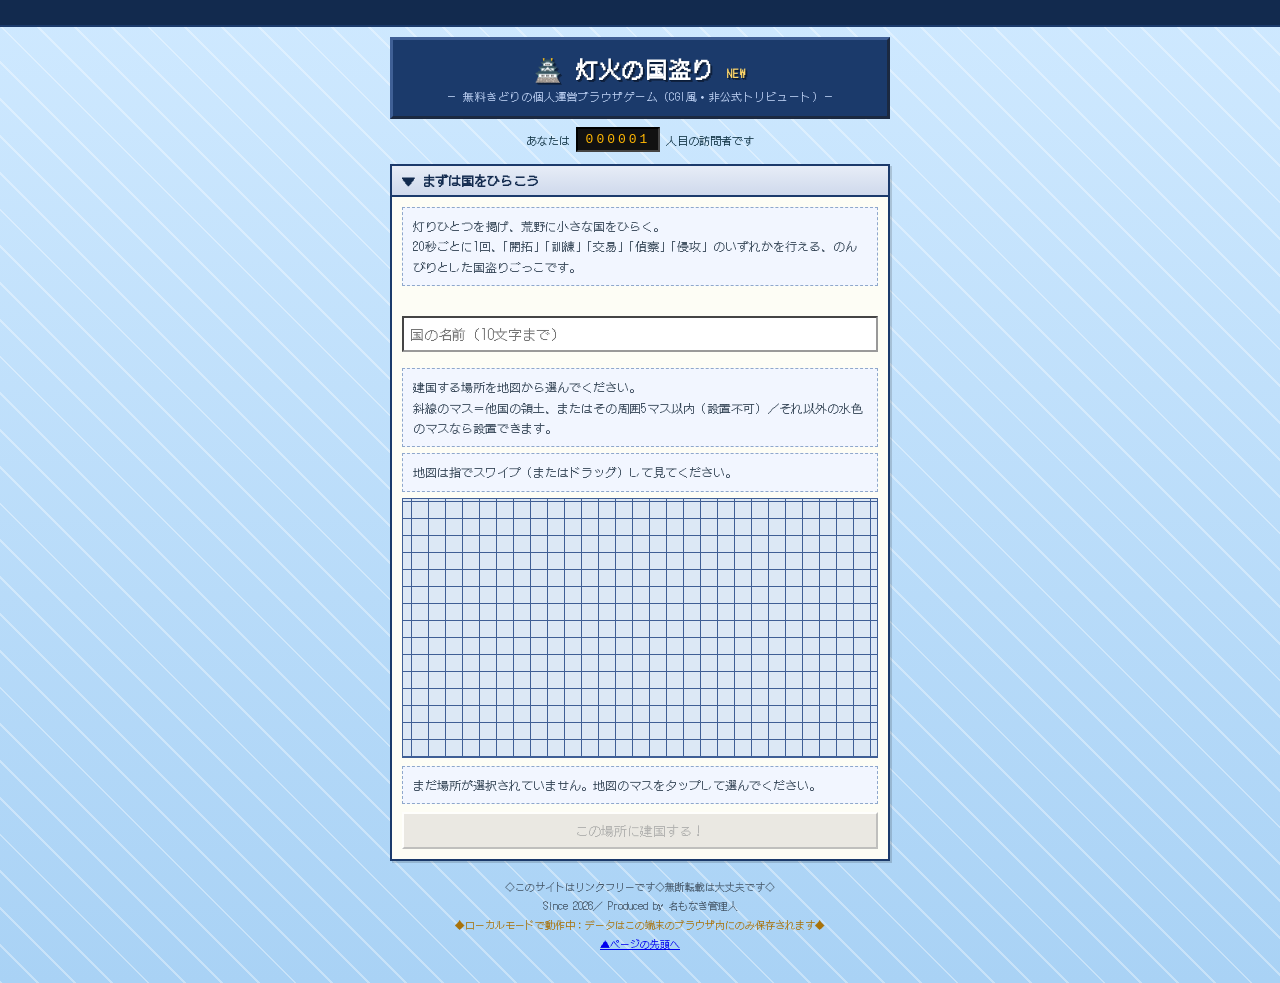
<file: ゲームふぉるだ/Index.html>
<!DOCTYPE html>
<html lang="ja">
<head>
<meta charset="UTF-8">
<meta name="viewport" content="width=device-width, initial-scale=1.0">
<title>灯火の国盗り ～ブラウザ国盗りCGI風～</title>
<!-- ドット絵風フォント「DotGothic16」。-->
<link rel="preconnect" href="https://fonts.googleapis.com">
<link href="https://fonts.googleapis.com/css2?family=DotGothic16&display=swap" rel="stylesheet">
<link rel="stylesheet" href="Style.css">
</head>
<body>

<div class="ticker"><span id="tickerText">◆本ゲームは1990～2000年代に流行した個人運営レンタルCGIゲームの雰囲気を再現した非公式オマージュです◆20秒ごとに1回行動できます◆サーバに負担をかけないよう、のんびり運営中◆</span></div>

<div class="wrap">
  <div class="titlebox">
    <h1>🏯 灯火の国盗り <span class="blink" style="font-size:11px;color:#ffd76b;">NEW</span></h1>
    <div class="sub">－ 無料きどりの個人運営ブラウザゲーム（CGI風・非公式トリビュート）－</div>
  </div>

  <div class="counter-row">
    あなたは <span class="lcd" id="visitorCount">------</span> 人目の訪問者です
  </div>

  <div id="app"><div class="loading">読み込み中…</div></div>

  <footer>
    ◇このサイトはリンクフリーです◇無断転載は大丈夫です◇<br>
    Since <span id="sinceYear">----</span>／ Produced by 名もなき管理人<br>
    <span id="localModeNote"></span>
    <a href="#" id="toTopLink">▲ページの先頭へ</a>
  </footer>
</div>

<script src="Script.js"></script>
</body>
</html>
</file>
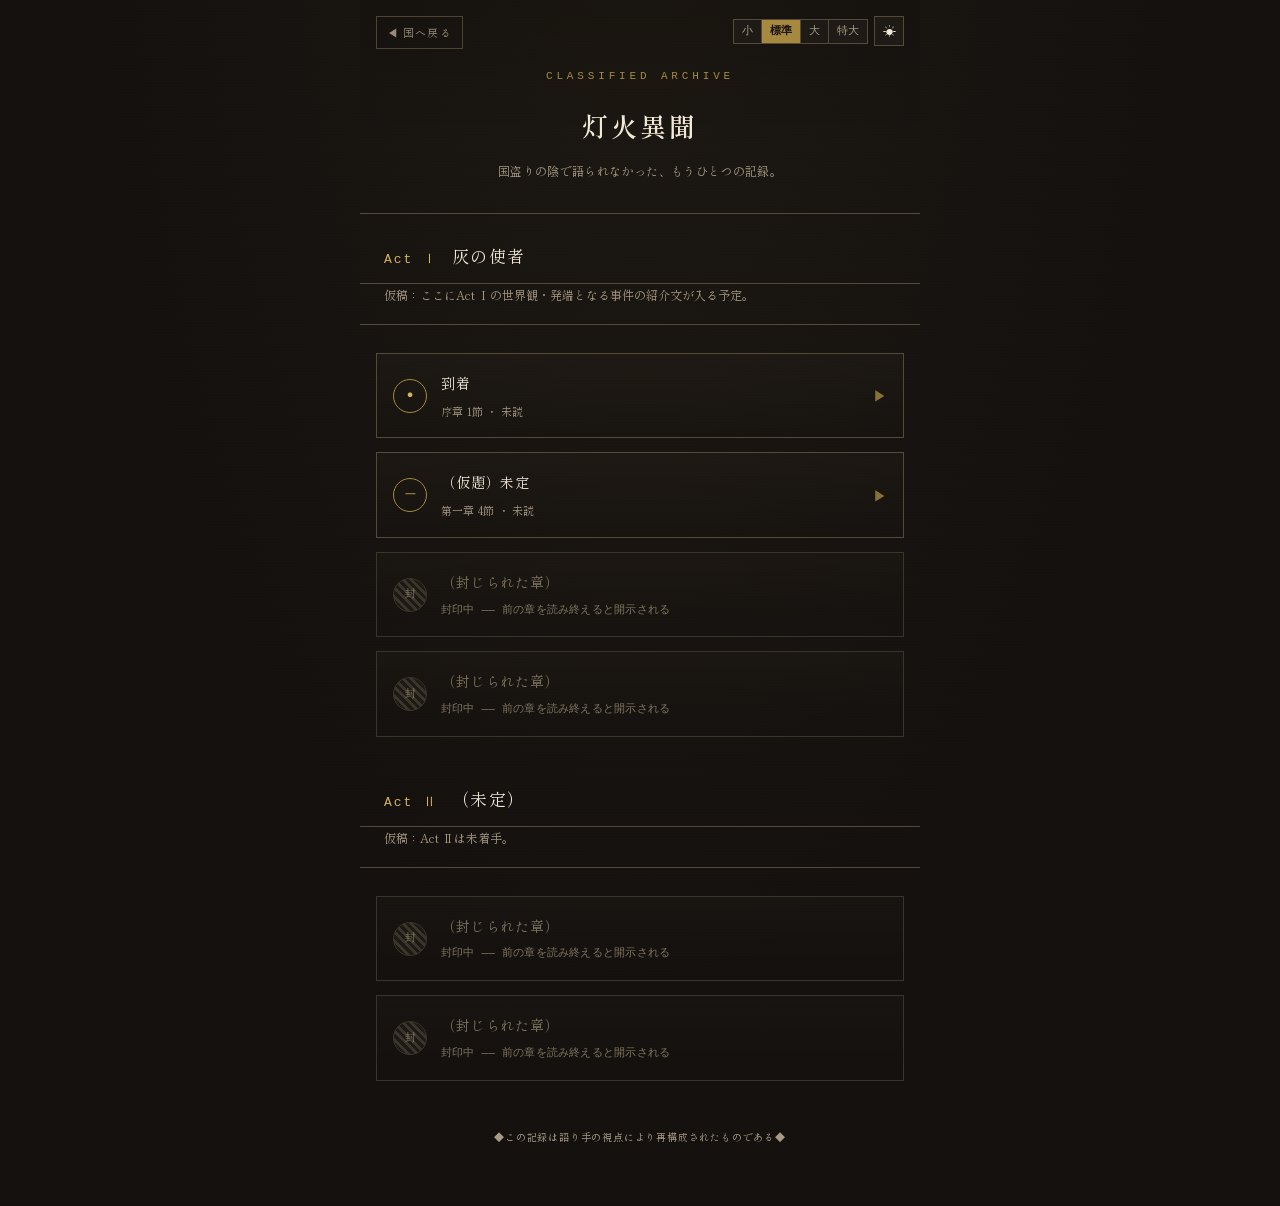
<file: ゲームふぉるだ/Story.html>
<!DOCTYPE html>
<html lang="ja">
<head>
<meta charset="UTF-8">
<meta name="viewport" content="width=device-width, initial-scale=1.0">
<title>灯火異聞 ～灯火の国盗り 外伝～</title>
<link rel="preconnect" href="https://fonts.googleapis.com">
<link href="https://fonts.googleapis.com/css2?family=Shippori+Mincho:wght@500;600&display=swap" rel="stylesheet">
<link rel="stylesheet" href="Story.css">
</head>
<body>

<div class="story-wrap" id="storyRoot">
  <div class="story-header">
    <div class="story-eyebrow">読み込み中…</div>
  </div>
</div>

<script src="Story.js"></script>
</body>
</html>
</file>
<file: ゲームふぉるだ/Style.css>
:root{
    --navy:#1b3a6b;
    --navy-dark:#122a4e;
    --navy-light:#3f5f95;
    --paper:#fdfdf5;
    --ink:#222;
    --line:#8fa8cc;
    --btn:#d4d0c8;
    --btn-dark:#8f8b83;
    --btn-light:#fff;
    --red:#b3261e;
    --green:#116b2e;
    --gold:#a8720a;
    /* Webフォント「DotGothic16」をオプションで先頭に指定。
       index.html側の<link>タグを外せば、自動的にMS PGothic系にフォールバックする。 */
    --font-base:"DotGothic16","MS PGothic","Hiragino Kaku Gothic ProN","Yu Gothic",sans-serif;
  }
  *{ box-sizing:border-box; }
  html,body{
    margin:0; padding:0;
    background-color:#bfe0ff;
    background-image:
      repeating-linear-gradient(45deg, rgba(255,255,255,.35) 0 2px, transparent 2px 26px),
      linear-gradient(180deg,#cfe9ff,#a9d2f5);
    font-family:var(--font-base);
    color:var(--ink);
    font-size:14px;
  }
  a{ color:#0000EE; }

  .ticker{
    background:var(--navy-dark);
    color:#ffd76b;
    overflow:hidden;
    white-space:nowrap;
    padding:4px 0;
    font-size:12px;
    border-bottom:2px solid var(--navy);
  }
  .ticker span{
    display:inline-block;
    padding-left:100%;
    animation:scroll 18s linear infinite;
  }
  @keyframes scroll{ from{transform:translateX(0);} to{transform:translateX(-100%);} }
  @media (prefers-reduced-motion: reduce){ .ticker span{ animation:none; padding-left:2%; } }

  .wrap{ max-width:520px; margin:0 auto; padding:10px 10px 30px; }

  .titlebox{
    background:var(--navy);
    border:3px outset var(--navy-light);
    padding:12px 10px;
    text-align:center;
    margin-bottom:8px;
  }
  .titlebox h1{
    margin:0;
    color:#fff;
    font-size:22px;
    letter-spacing:.06em;
    text-shadow:1px 1px 0 #0a1c38, 2px 2px 0 rgba(0,0,0,.4);
  }
  .titlebox .sub{
    color:#bcd0f2;
    font-size:11px;
    margin-top:4px;
    letter-spacing:.04em;
  }

  .counter-row{
    display:flex;
    justify-content:center;
    align-items:center;
    gap:6px;
    margin:8px 0 12px;
    font-size:11px;
    color:#134;
  }
  .lcd{
    background:#111;
    color:#ffb703;
    font-family:"Consolas",monospace;
    letter-spacing:3px;
    padding:3px 8px;
    border:2px inset #444;
    font-size:13px;
  }

  .panel{
    background:var(--paper);
    border:2px solid var(--navy);
    box-shadow:2px 2px 0 rgba(0,0,0,.15);
    margin-bottom:12px;
  }
  .panel-head{
    background:linear-gradient(180deg,#e7edf7,#cfd9ec);
    border-bottom:2px solid var(--navy);
    padding:5px 10px;
    font-weight:bold;
    font-size:13px;
    color:var(--navy-dark);
    cursor:pointer;
    user-select:none;
  }
  .panel-head:hover{ background:linear-gradient(180deg,#eef2fa,#dae3f3); }
  .panel.collapsed .panel-head{ border-bottom:none; }
  .panel.collapsed .panel-body{ display:none; }
  .panel-body{ padding:10px; }

  table.stats{ width:100%; border-collapse:collapse; font-size:13px; }
  table.stats td{ padding:5px 6px; border-bottom:1px dotted var(--line); }
  table.stats tr:last-child td{ border-bottom:none; }
  table.stats td.k{ color:#456; width:40%; }
  table.stats td.v{ font-weight:bold; text-align:right; }

  .title-badge{
    display:inline-block;
    font-size:10px;
    font-weight:normal;
    color:var(--navy-dark);
    background:#e7edf7;
    border:1px solid var(--navy-light);
    border-radius:3px;
    padding:1px 5px;
    margin-left:4px;
    vertical-align:middle;
  }

  .retro-btn{
    font-family:inherit;
    font-size:13px;
    background:var(--btn);
    border:2px outset var(--btn-light);
    padding:7px 4px;
    cursor:pointer;
    width:100%;
    color:var(--ink);
  }
  .retro-btn:active{ border-style:inset; }
  .retro-btn:disabled{
    color:#999;
    cursor:default;
    background:#e4e2dc;
    border-style:outset;
    opacity:.75;
  }
  .action-grid{
    display:grid;
    grid-template-columns:1fr 1fr;
    gap:6px;
  }

  .msgbox{
    border:1px dashed var(--line);
    background:#f2f6ff;
    padding:8px 10px;
    font-size:12px;
    line-height:1.7;
    color:#345;
  }
  /* 直近の行動結果（行動パネルの最上部）。.g/.r の色が効くよう、枠は実線で目立たせるだけにする */
  .msgbox.result-box{ border-style:solid; font-weight:bold; font-size:13px; }

  .loglist{ font-size:12px; line-height:1.9; }
  .loglist .row{ border-bottom:1px dotted var(--line); padding:3px 0; }
  .loglist .row:last-child{ border-bottom:none; }
  .loglist .date{ color:#789; margin-right:6px; }
  .g{ color:var(--green); }
  .r{ color:var(--red); }

  table.rank{ width:100%; border-collapse:collapse; font-size:12px; }
  table.rank th{
    background:#e7edf7; border-bottom:2px solid var(--navy);
    padding:4px; text-align:left; font-size:11px; color:var(--navy-dark);
  }
  table.rank td{ padding:4px; border-bottom:1px solid #e3e3e3; }
  table.rank tr.me{ background:#fff6cf; }
  table.rank tr.top1 td.rk{ color:var(--gold); font-weight:bold; }

  .foundform input[type=text]{
    width:100%;
    font-family:inherit;
    font-size:14px;
    padding:6px;
    border:2px inset #999;
    margin-bottom:8px;
  }

  select.retro-select{
    width:100%;
    font-family:inherit;
    font-size:13px;
    padding:6px;
    border:2px inset #999;
    margin-bottom:8px;
    background:#fff;
  }
  select.retro-select:disabled{ color:#999; background:#eee; }

  footer{
    text-align:center;
    font-size:10px;
    color:#456;
    margin-top:16px;
    line-height:1.9;
  }
  .blink{ animation:blink 1.4s step-start infinite; }
  @keyframes blink{ 50%{ opacity:0; } }
  @media (prefers-reduced-motion: reduce){ .blink{ animation:none; } }

  .loading{ text-align:center; font-size:12px; color:#567; padding:14px; }

  .btn-inline{ width:auto !important; padding:6px 14px !important; }
  .row-between{ display:flex; justify-content:space-between; align-items:center; gap:8px; }
  .home-bar{ display:flex; justify-content:flex-end; margin-bottom:6px; }
  .account-row{ padding:6px 0; border-bottom:1px dotted var(--line); }
  .account-row:last-child{ border-bottom:none; }
  .account-row .forget-link{ font-size:11px; white-space:nowrap; }
  .localnote{ color:var(--gold); }

  /* ---------- 汎用モーダル(キリ番ダイアログ・世界地図で共用) ---------- */
  .modal-overlay{
    position:fixed; inset:0;
    background:rgba(10,20,40,.55);
    display:flex; align-items:center; justify-content:center;
    padding:16px; z-index:1000;
  }
  .kiriban-box, .map-box{
    background:var(--paper);
    border:3px outset var(--navy-light);
    box-shadow:3px 3px 0 rgba(0,0,0,.3);
    max-width:320px; width:100%;
    padding:18px 16px;
    text-align:center;
  }
  .map-box{ max-width:360px; }
  .kiriban-title{
    color:var(--navy-dark);
    font-weight:bold;
    font-size:16px;
    margin-bottom:8px;
    animation:kiribanPulse 1s ease-in-out infinite;
  }
  @keyframes kiribanPulse{ 50%{ transform:scale(1.06); } }
  @media (prefers-reduced-motion: reduce){ .kiriban-title{ animation:none; } }
  .kiriban-num{
    background:#111; color:#ffb703;
    font-family:"Consolas",monospace;
    letter-spacing:4px;
    font-size:22px;
    padding:6px 10px;
    border:2px inset #444;
    display:inline-block;
    margin-bottom:10px;
  }
  .kiriban-sub{ font-size:12px; color:#345; line-height:1.7; margin-bottom:12px; }

  /* ---------- 地図 ---------- */
  /* 全体を縮小して1画面に収めるのではなく、マスを見やすい大きさにしたうえで決まった大きさの窓の中をスワイプ／スクロールして見る形にする */
  .map-scroll{
    overflow:auto;
    margin:6px 0;
    max-height:260px;
    border:1px solid var(--navy-light);
    -webkit-overflow-scrolling:touch;
    touch-action:pan-x pan-y;
  }
  .map-grid{
    --map-cell:16px;
    display:grid;
    gap:1px;
    background:var(--navy-light);
    border:2px solid var(--navy);
    width:max-content;
  }
  .map-cell{ width:var(--map-cell); height:var(--map-cell); background:#dce8f5; }
  .map-cell.free{ cursor:pointer; }
  .map-cell.free:hover{ outline:1px solid var(--gold); outline-offset:-1px; }
  .map-cell.selected{ outline:2px solid var(--gold); outline-offset:-1px; }
  .map-cell.buffer{
    cursor:not-allowed;
    background:repeating-linear-gradient(45deg,#f7cfcf,#f7cfcf 2px,#f2b9b9 2px,#f2b9b9 4px);
  }
  .map-cell.owned{ cursor:pointer; }
  .map-cell.owned.capital{ box-shadow:inset 0 0 0 1px #fff; }
  .map-cell.owned.self{ outline:2px solid var(--gold); outline-offset:-1px; }

  /* ---------- 世界地図のミニマップ・履歴グラフ等 ---------- */
  /* ★バグ修正：Script.js が生成する以下のクラスは CSS が一切無く、ミニマップは
     1681個のマスが縦に積み上がって崩壊し、国力推移のバーも見えなかった。 */
  .minimap-wrap{
    position:relative;
    width:fit-content;
    margin:8px auto 0;
  }
  .minimap-grid{
    display:grid;
    gap:0;
    width:205px; height:205px;
    border:1px solid var(--navy);
    background:var(--navy-light);
  }
  .minimap-cell{ background:#dce8f5; }
  .minimap-cell.self{ outline:1px solid var(--gold); outline-offset:-1px; }
  .minimap-viewport{
    position:absolute;
    border:2px solid var(--red);
    box-sizing:border-box;
    pointer-events:none;
  }

  .zoom-row{
    display:flex; align-items:center; justify-content:center;
    gap:6px; flex-wrap:wrap;
    font-size:12px; margin:6px 0;
  }

  .text-input{
    width:100%;
    font-family:inherit;
    font-size:14px;
    padding:6px;
    border:2px inset #999;
    margin-bottom:8px;
    background:#fff;
    color:var(--ink);
  }

  .hist-row{
    display:flex; align-items:center; gap:6px;
    font-size:11px; padding:2px 0;
  }
  .hist-date{ width:40px; color:#789; white-space:nowrap; }
  .hist-bar-track{
    flex:1; height:10px;
    background:#e7edf7;
    border:1px solid var(--line);
  }
  .hist-bar{ height:100%; background:var(--navy-light); }
  .hist-val{ width:36px; text-align:right; font-weight:bold; }

  .ach-row{
    padding:4px 0;
    border-bottom:1px dotted var(--line);
    font-size:12px;
  }
  .ach-row:last-child{ border-bottom:none; }
  .ach-desc{ font-size:11px; color:#678; text-align:right; }

  .kiriban-box.kiriban-special{
    background:linear-gradient(180deg,#fffbe8,#ffedb0);
    border:3px outset #d4af37;
  }

  /* ---------- モバイル向け調整 ---------- */
  @media (max-width:480px){
    html,body{ font-size:13px; }
    .wrap{ padding:8px 6px 26px; }
    .titlebox{ padding:10px 8px; }
    .titlebox h1{ font-size:18px; }
    .titlebox .sub{ font-size:10px; }
    .action-grid{ gap:8px; }
    .retro-btn{ padding:9px 4px; font-size:13px; }
    table.stats td, table.rank td, table.rank th{ padding:6px 4px; }
    table.rank{ font-size:11px; }
    .title-badge{ font-size:9px; padding:1px 3px; }
    /* iOSでフォーカス時に自動ズームされないようにする */
    .foundform input[type=text], select.retro-select{ font-size:16px; }
    .kiriban-box{ padding:16px 12px; }
    .kiriban-num{ font-size:19px; letter-spacing:3px; }
    .map-box{ max-width:none; width:100%; padding:12px 8px; }
    .map-scroll{ max-height:220px; }
  }
</file>
<file: ゲームふぉるだ/Story.css>
:root, html[data-theme="dark"]{
  --paper:#f1e9d8;        /* 本文の文字色 */
  --ink-faint:#a89b85;    /* 補足テキスト */
  --seal:#7a2228;
  --seal-light:#9c3339;
  --gold:#a6893f;
  --gold-bright:#d4b25c;
  --void:#14110f;
  --void-panel:#1e1a16;
  --line:#544a3a;
  --locked:#3f392f;
  --locked-text:#8c8168;
  --err:#e08a7d;
  --ok:#a8c98a;
}

html[data-theme="light"]{
  --paper:#2a2420;        /* 本文の文字色 */
  --ink-faint:#5c5347;
  --seal:#7a2228;
  --seal-light:#9c3339;
  --gold:#7a611f;
  --gold-bright:#5e4a17;
  --void:#f4ecdb;
  --void-panel:#ffffff;
  --line:#c9bda3;
  --locked:#d8cdb4;
  --locked-text:#8a7f68;
  --err:#a33f34;
  --ok:#3f6b2c;
}

:root{
  --fs-scale:1;
  --font-serif:"Shippori Mincho","Yu Mincho","Hiragino Mincho ProN",serif;
  --font-cipher:"Courier New",monospace;
}
html[data-fontsize="sm"]{ --fs-scale:0.88; }
html[data-fontsize="md"]{ --fs-scale:1; }
html[data-fontsize="lg"]{ --fs-scale:1.18; }
html[data-fontsize="xl"]{ --fs-scale:1.38; }

*{ box-sizing:border-box; }

html,body{
  margin:0; padding:0;
  min-height:100%;
  background-color:var(--void);
  background-image:
    radial-gradient(ellipse at 50% -10%, rgba(140,114,55,.08), transparent 60%),
    repeating-linear-gradient(0deg, rgba(0,0,0,.06) 0 1px, transparent 1px 3px);
  color:var(--paper);
  font-family:var(--font-serif);
  line-height:1.9;
  transition:background-color .2s ease, color .2s ease;
}

a{ color:inherit; }

/* ---------- 全体レイアウト ---------- */
.story-wrap{
  max-width:560px;
  margin:0 auto;
  padding:0 0 60px;
  min-height:100vh;
}

/* ---------- ヘッダー：書庫の扉 ---------- */
.story-header{
  position:relative;
  padding:38px 24px 30px;
  text-align:center;
  border-bottom:1px solid var(--line);
  background:
    linear-gradient(180deg, rgba(0,0,0,.12), transparent 70%);
}
.story-header .back-link{
  position:absolute;
  top:16px; left:16px;
  font-size:calc(11px * var(--fs-scale));
  letter-spacing:.1em;
  color:var(--ink-faint);
  text-decoration:none;
  border:1px solid var(--line);
  padding:5px 10px;
  opacity:.9;
}
.story-header .back-link:hover{ opacity:1; border-color:var(--gold); }

/* 設定バー（テーマ・文字サイズ） */
.settings-bar{
  position:absolute;
  top:16px; right:16px;
  display:flex;
  gap:6px;
  align-items:center;
}
.seg-group{
  display:flex;
  border:1px solid var(--line);
  overflow:hidden;
}
.seg-group button{
  background:var(--void-panel);
  border:none;
  border-left:1px solid var(--line);
  color:var(--ink-faint);
  font-family:var(--font-cipher);
  font-size:11px;
  padding:6px 8px;
  cursor:pointer;
  line-height:1;
}
.seg-group button:first-child{ border-left:none; }
.seg-group button:hover{ color:var(--gold-bright); }
.seg-group button.active{
  background:var(--gold);
  color:var(--void);
  font-weight:bold;
}
.theme-toggle-btn{
  background:var(--void-panel);
  border:1px solid var(--line);
  color:var(--paper);
  font-size:13px;
  width:30px; height:30px;
  cursor:pointer;
  display:flex; align-items:center; justify-content:center;
}
.theme-toggle-btn:hover{ border-color:var(--gold); }

.story-eyebrow{
  font-family:var(--font-cipher);
  font-size:calc(11px * var(--fs-scale));
  letter-spacing:.35em;
  color:var(--gold);
  margin-bottom:14px;
  margin-top:28px;
}
.story-title{
  font-size:calc(26px * var(--fs-scale));
  letter-spacing:.12em;
  color:var(--paper);
  margin:0 0 10px;
  font-weight:600;
}
.story-desc{
  font-size:calc(12px * var(--fs-scale));
  color:var(--ink-faint);
  max-width:380px;
  margin:0 auto;
  letter-spacing:.03em;
}

/* ---------- Act 区切り ---------- */
.act-block{ margin:0; }
.act-head{
  display:flex;
  align-items:baseline;
  gap:14px;
  padding:26px 24px 10px;
  border-bottom:1px solid var(--line);
}
.act-num{
  font-family:var(--font-cipher);
  font-size:calc(13px * var(--fs-scale));
  color:var(--gold-bright);
  letter-spacing:.15em;
  white-space:nowrap;
}
.act-title{
  font-size:calc(17px * var(--fs-scale));
  letter-spacing:.08em;
  color:var(--paper);
}
.act-sub{
  padding:0 24px 18px;
  font-size:calc(12px * var(--fs-scale));
  color:var(--ink-faint);
  line-height:1.85;
  border-bottom:1px solid var(--line);
}

/* ---------- 章カード（巻物） ---------- */
.chapter-list{ padding:14px 16px 6px; }

.chapter{
  position:relative;
  margin:14px 0;
  border:1px solid var(--line);
  background:linear-gradient(180deg, rgba(128,110,80,.05), transparent);
}
.chapter.locked{
  border-color:var(--locked);
  opacity:.9;
}

.chapter-row{
  display:flex;
  align-items:center;
  gap:14px;
  padding:16px 16px;
  cursor:pointer;
  text-decoration:none;
  color:inherit;
}
.chapter.locked .chapter-row{ cursor:default; }

.chapter-seal{
  flex:0 0 auto;
  width:34px; height:34px;
  border-radius:50%;
  display:flex; align-items:center; justify-content:center;
  font-family:var(--font-cipher);
  font-size:11px;
  border:1px solid var(--gold);
  color:var(--gold-bright);
}
.chapter.locked .chapter-seal{
  border-color:var(--locked);
  color:var(--locked-text);
  background:
    repeating-linear-gradient(45deg, var(--void-panel) 0 3px, var(--locked) 3px 6px);
}
.chapter.read .chapter-seal{
  background:var(--seal);
  border-color:var(--seal-light);
  color:#f5ece0;
}

.chapter-body{ flex:1 1 auto; min-width:0; }
.chapter-name{
  font-size:calc(14px * var(--fs-scale));
  letter-spacing:.06em;
  color:var(--paper);
  margin-bottom:4px;
}
.chapter.locked .chapter-name{ color:var(--locked-text); }

.chapter-meta{
  font-size:calc(11px * var(--fs-scale));
  color:var(--ink-faint);
  letter-spacing:.02em;
}
.chapter.locked .chapter-meta{
  font-family:var(--font-cipher);
  color:var(--locked-text);
}

.chapter-arrow{
  flex:0 0 auto;
  font-size:14px;
  color:var(--gold);
  opacity:.8;
}
.chapter.locked .chapter-arrow{ display:none; }

/* 未解放：条件入力トリガー */
.unlock-trigger{
  display:block;
  width:100%;
  background:none;
  border:none;
  border-top:1px dashed var(--locked);
  padding:10px 16px;
  font-family:var(--font-cipher);
  font-size:calc(11px * var(--fs-scale));
  color:var(--locked-text);
  text-align:left;
  cursor:pointer;
  letter-spacing:.05em;
}
.unlock-trigger:hover{ color:var(--gold-bright); border-top-color:var(--gold); }

/* ---------- 節を読むビュー ---------- */
.reader{ padding:8px 22px 10px; }

.reader-nav{
  display:flex;
  justify-content:space-between;
  align-items:center;
  margin-bottom:20px;
  font-size:11px;
}
.reader-nav .close-reader{
  background:none; border:1px solid var(--line);
  color:var(--ink-faint);
  padding:6px 12px;
  cursor:pointer;
  font-family:var(--font-serif);
  font-size:calc(12px * var(--fs-scale));
  letter-spacing:.05em;
}
.reader-nav .close-reader:hover{ border-color:var(--gold); color:var(--gold-bright); }
.reader-nav .reader-pos{
  font-family:var(--font-cipher);
  font-size:calc(11px * var(--fs-scale));
  color:var(--ink-faint);
  letter-spacing:.1em;
}

.reader-chapter-title{
  font-size:calc(19px * var(--fs-scale));
  letter-spacing:.08em;
  margin-bottom:6px;
  color:var(--paper);
}
.reader-chapter-sub{
  font-size:calc(11px * var(--fs-scale));
  color:var(--gold-bright);
  margin-bottom:26px;
  letter-spacing:.1em;
}

.section-block{
  font-size:calc(15px * var(--fs-scale));
  color:var(--paper);
  margin-bottom:2em;
  letter-spacing:.02em;
}
.section-block p{ margin:0 0 1.2em; }
.section-block .section-num{
  display:block;
  font-family:var(--font-cipher);
  font-size:calc(10px * var(--fs-scale));
  color:var(--ink-faint);
  letter-spacing:.2em;
  margin-bottom:.8em;
}

.reader-footer{
  display:flex;
  justify-content:space-between;
  gap:10px;
  margin-top:34px;
  padding-top:18px;
  border-top:1px solid var(--line);
}
.reader-footer button{
  flex:1;
  background:var(--void-panel);
  border:1px solid var(--line);
  color:var(--paper);
  padding:12px 10px;
  font-family:var(--font-serif);
  font-size:calc(12.5px * var(--fs-scale));
  letter-spacing:.06em;
  cursor:pointer;
}
.reader-footer button:hover:not(:disabled){ border-color:var(--gold); color:var(--gold-bright); }
.reader-footer button:disabled{ opacity:.35; cursor:default; }

/* ---------- 解放モーダル ---------- */
.modal-overlay{
  position:fixed; inset:0;
  background:rgba(10,8,6,.72);
  display:flex; align-items:center; justify-content:center;
  padding:18px; z-index:1000;
}
.unlock-box{
  background:var(--void-panel);
  border:1px solid var(--gold);
  max-width:340px; width:100%;
  padding:24px 20px;
}
.unlock-box h3{
  margin:0 0 14px;
  font-size:calc(14px * var(--fs-scale));
  letter-spacing:.1em;
  color:var(--gold-bright);
  font-weight:600;
}
.unlock-box p.hint{
  font-size:calc(11.5px * var(--fs-scale));
  color:var(--ink-faint);
  line-height:1.8;
  margin:0 0 16px;
}
.unlock-box input[type=text]{
  width:100%;
  font-family:var(--font-cipher);
  font-size:14px;
  padding:10px;
  background:var(--void);
  border:1px solid var(--line);
  color:var(--paper);
  margin-bottom:12px;
  letter-spacing:.08em;
}
.unlock-box input[type=text]:focus{ outline:none; border-color:var(--gold); }
.unlock-actions{ display:flex; gap:8px; }
.unlock-actions button{
  flex:1;
  padding:10px;
  font-family:var(--font-serif);
  font-size:calc(12.5px * var(--fs-scale));
  letter-spacing:.05em;
  cursor:pointer;
  border:1px solid var(--line);
  background:none;
  color:var(--paper);
}
.unlock-actions button.primary{ border-color:var(--gold); color:var(--gold-bright); }
.unlock-actions button:hover{ border-color:var(--gold); }
.unlock-msg{
  font-size:calc(11px * var(--fs-scale));
  margin-top:10px;
  min-height:1.4em;
  letter-spacing:.03em;
}
.unlock-msg.err{ color:var(--err); }
.unlock-msg.ok{ color:var(--ok); }

.story-footer-note{
  text-align:center;
  font-size:calc(10px * var(--fs-scale));
  color:var(--ink-faint);
  letter-spacing:.08em;
  padding:26px 20px 0;
}

@media (max-width:480px){
  .story-header{ padding:30px 18px 24px; }
  .story-title{ font-size:calc(22px * var(--fs-scale)); }
  .settings-bar{ position:static; justify-content:center; margin-bottom:14px; }
  .story-eyebrow{ margin-top:0; }
  .act-head{ padding:22px 18px 8px; }
  .act-sub{ padding:0 18px 16px; }
  .chapter-list{ padding:12px 10px 4px; }
  .chapter-row{ padding:14px 12px; }
  .reader{ padding:18px 16px 6px; }
}
</file>
